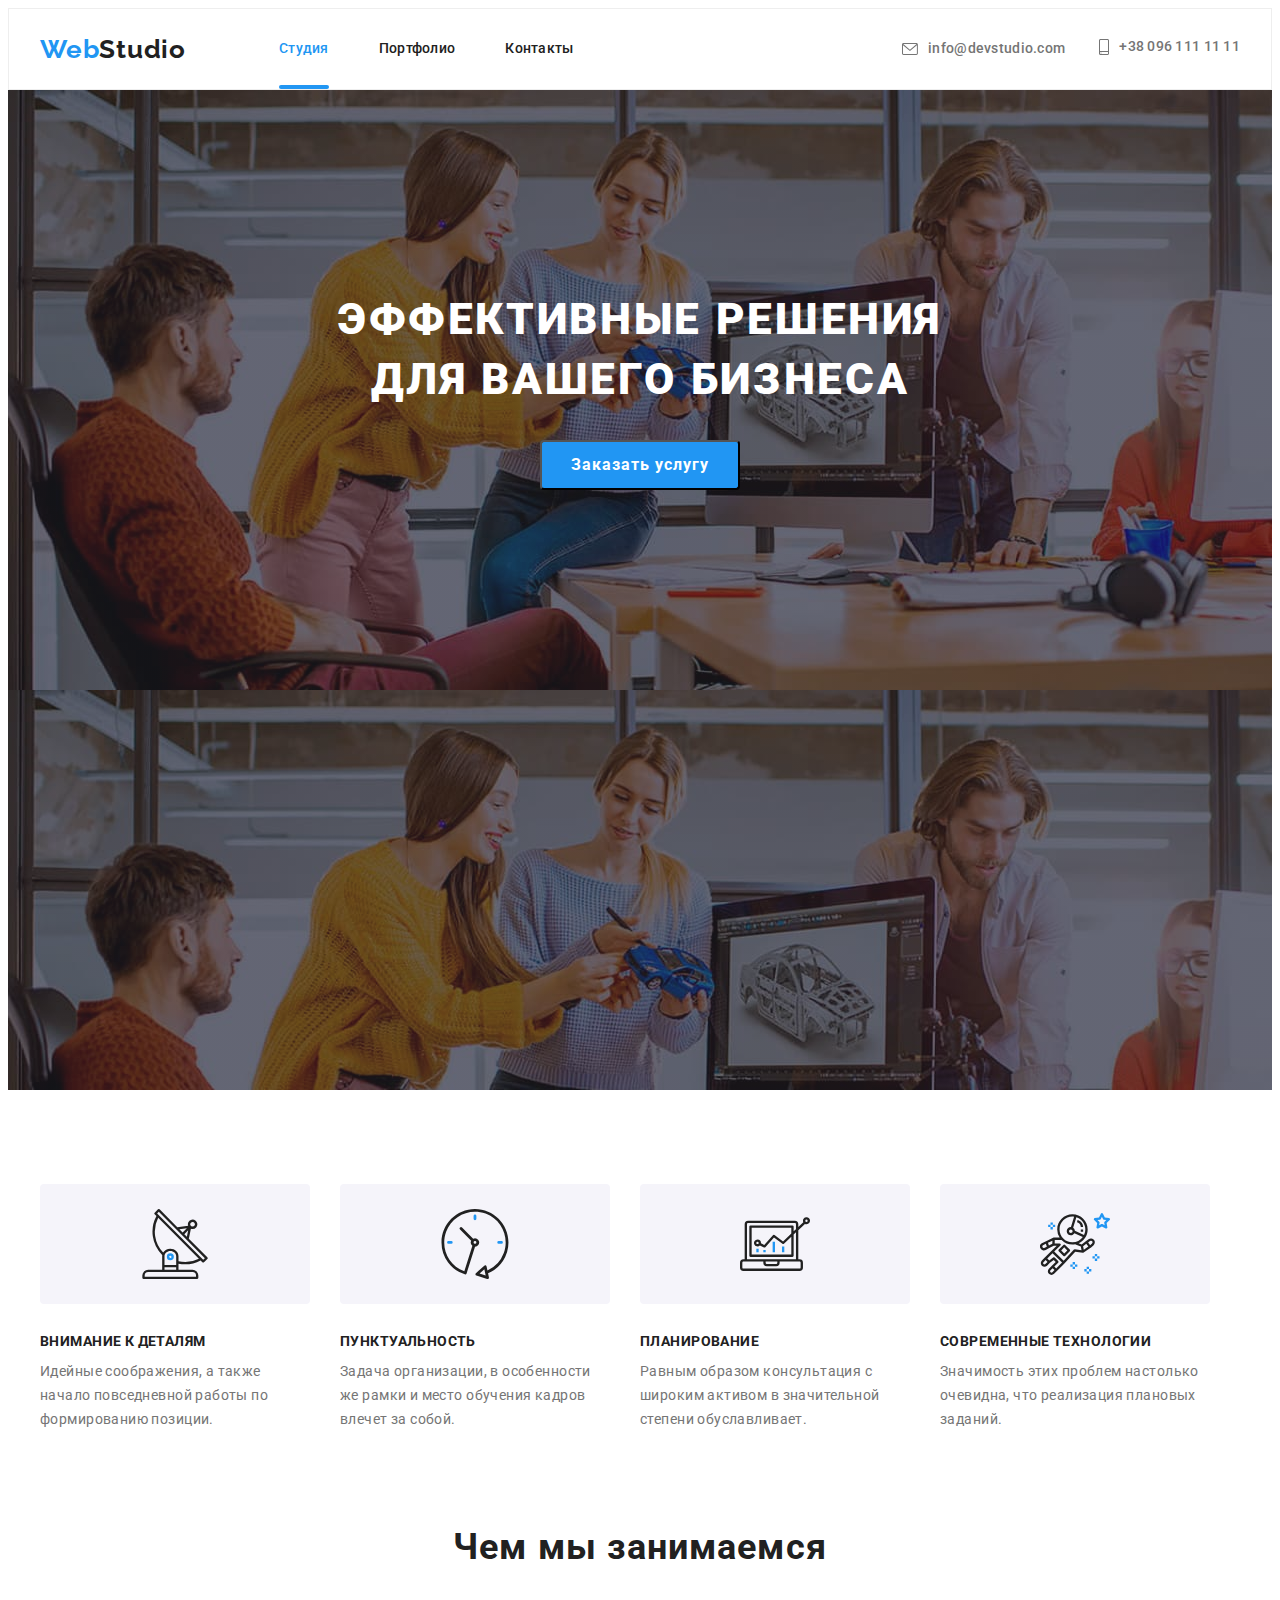
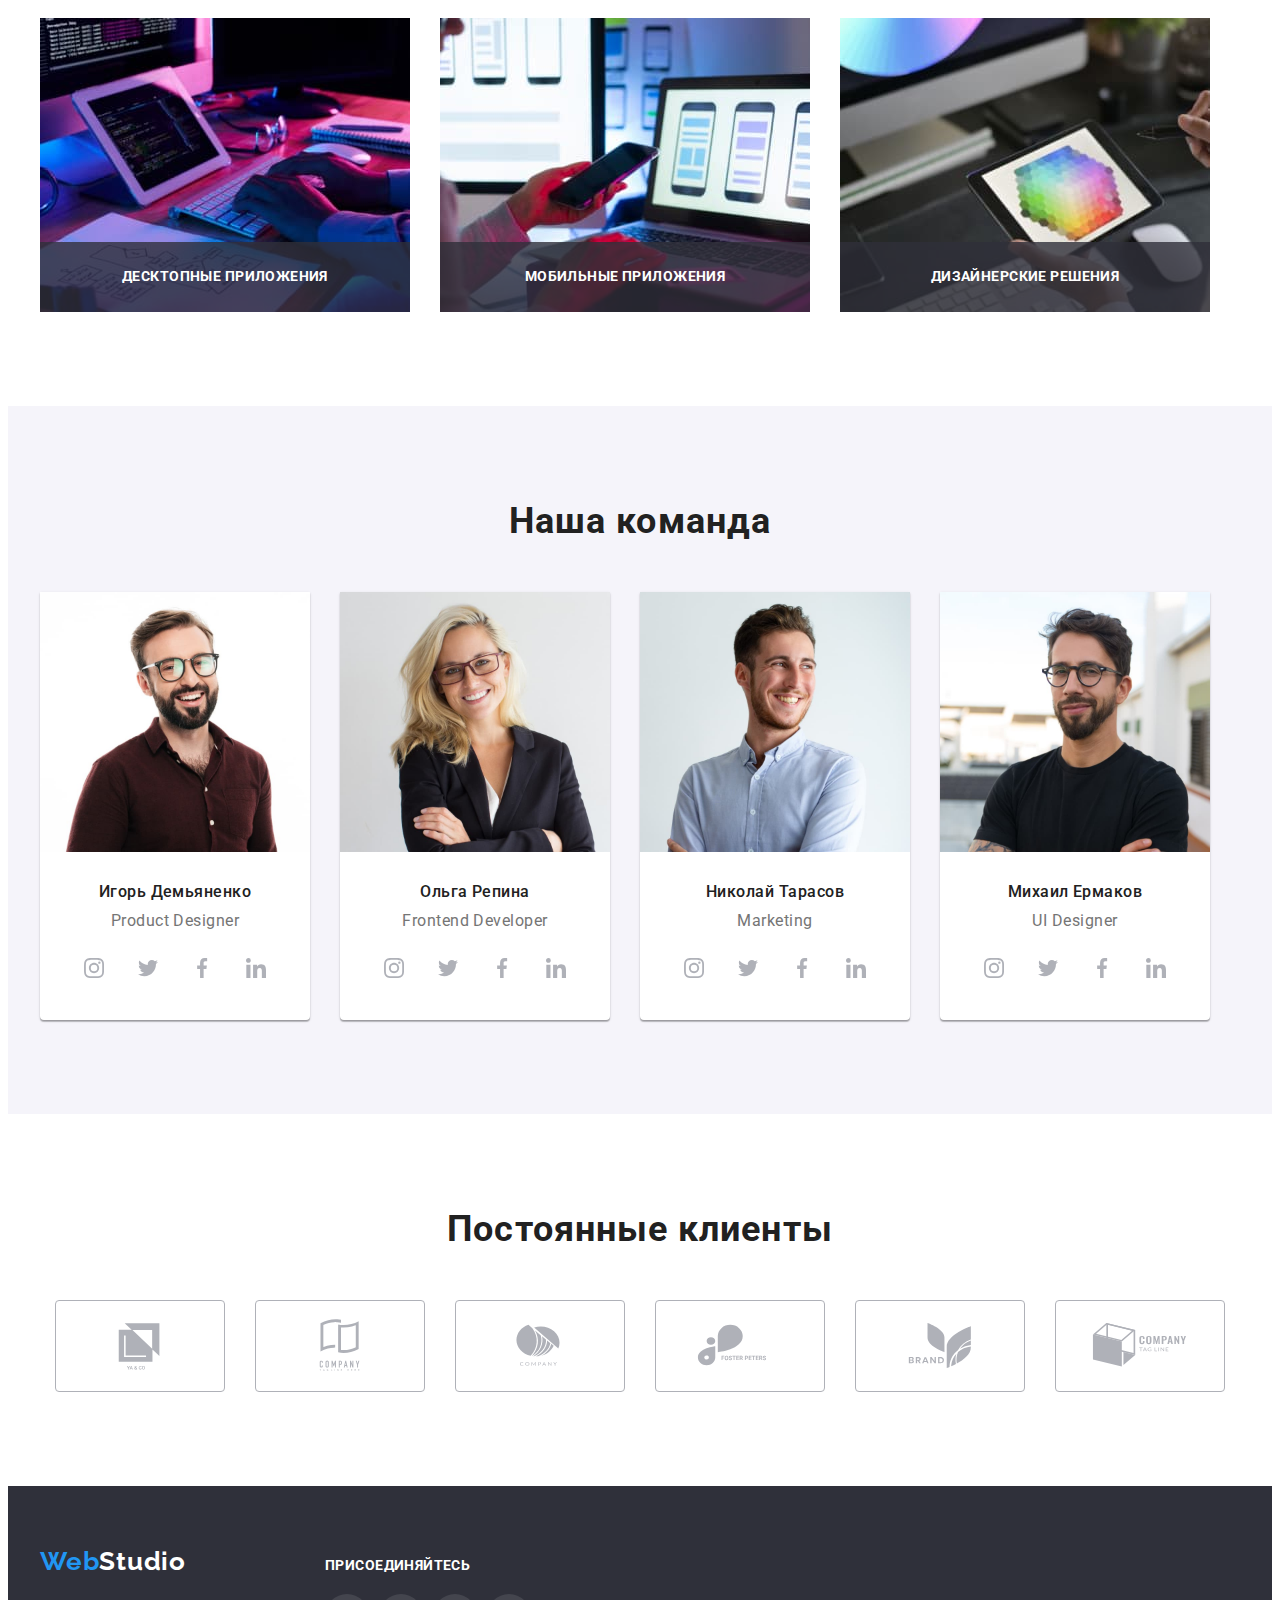
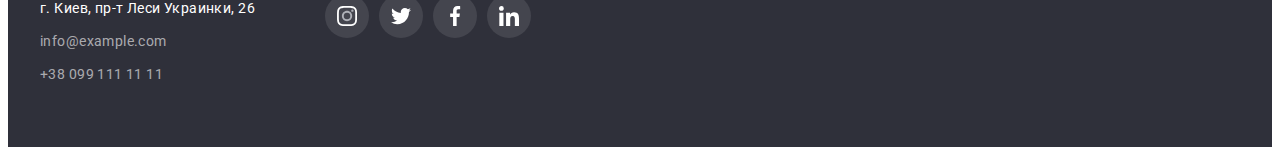
<file: index.html>
<!DOCTYPE html>
<html lang="ru">
<head>
    <meta charset="UTF-8">
    <meta http-equiv="X-UA-Compatible" content="IE=edge">
    <meta name="viewport" content="width=, initial-scale=1.0">
    <link rel="preconnect" href="https://fonts.googleapis.com">
    <link rel="preconnect" href="https://fonts.gstatic.com" crossorigin>
    <link href="https://fonts.googleapis.com/css2?family=Raleway:wght@700&family=Roboto:wght@400;500;700;900&display=swap"
        rel="stylesheet">
    <link rel="stylesheet" href="https://cdnjs.cloudflare.com/ajax/libs/modern-normalize/1.1.0/modern-normalize.min.css" integrity="sha512-wpPYUAdjBVSE4KJnH1VR1HeZfpl1ub8YT/NKx4PuQ5NmX2tKuGu6U/JRp5y+Y8XG2tV+wKQpNHVUX03MfMFn9Q==" crossorigin="anonymous" referrerpolicy="no-referrer" />
        <link rel="stylesheet" href="./css/styles.css" />
    <title>WebStudio</title>
</head>
<body class="body"> 
        <header class="header"> 
            <div class="container">
                <a class="logo link" href=""><span>Web</span>Studio</a>
                <nav>
                    <ul class="site-nav list">
                        <li class="header-list"><a href="" class="link current header-link studio-link">Студия</a></li>
                        <li class="header-list"><a href="./portfolio.html" class="link header-link">Портфолио</a></li>
                        <li class="header-list"><a href="" class="link header-link">Контакты</a></li>
                    </ul>
                </nav>
                <div class="header-connect">
                    <a class="header-mail link" href="mail:info@devstudio.com">
                        <svg class="icon-mail">
                            <use href="./images/icons.svg#icon-envelope"></use>
                        </svg>
                        info@devstudio.com</a>
                    <a class="header-tel link" href="tel:+380961111111">
                        <svg class="icon-tel">
                            <use href="./images/icons.svg#icon-smartphone"></use>
                        </svg>
                        +38 096 111 11 11</a> 
                </div>
            </div>
        </header>
    </div>
    <main>
       <section class="hero">
            <h1 class="hero-title">Эффективные решения <br> для вашего бизнеса</h1>
            <button type="button" class="hero-button" data-modal-open>Заказать услугу</button>
       </section>
        <section class="section-item section">
            <div class="container">
                <ul class="section-list list">
                    <li class="section-list-item">
                        <div class="section-icons">
                            <svg width="70" height="70">
                                <use href="./images/icons.svg#icon-antenna-1" class="icon-link"></use>
                            </svg>
                        </div>
                        <h3 class="section-title">Внимание к деталям</h3>
                        <p class="section-text">Идейные соображения, а также начало повседневной работы по формированию позиции.</p>
                    </li>
                    <li class="section-list-item">
                        <div class="section-icons">
                            <svg width="70" height="70">
                                <use href="./images/icons.svg#icon-clock-1" class="icon-link"></use>
                            </svg>
                        </div>
                        <h3 class="section-title">Пунктуальность</h3>
                        <p class="section-text">Задача организации, в особенности же рамки и место обучения кадров влечет за собой.</p>
                    </li>
                    <li class="section-list-item">
                        <div class="section-icons">
                            <svg width="70" height="70">
                                <use href="./images/icons.svg#icon-diagram-1" class="icon-link"></use>
                            </svg>
                        </div>
                        <h3 class="section-title">Планирование</h3>
                        <p class="section-text">Равным образом консультация с широким активом в значительной степени обуславливает.</p>
                    </li>
                    <li class="section-list-item">
                        <div class="section-icons">
                            <svg width="70" height="70">
                                <use href="./images/icons.svg#icon-astronaut-1" class="icon-link"></use>
                            </svg>
                        </div>
                        <h3 class="section-title">Современные технологии</h3>
                        <p class="section-text">Значимость этих проблем настолько очевидна, что реализация плановых заданий.</p>
                    </li>
                </ul>
                </div>
                </section>
                <section class="section-page section">
                <div class="container">
                <h2 class="title">Чем мы занимаемся</h2>
                <ul class="section-img list">
                    <div class="section-part-img">
                        <li class="img"><img src="./images/img-1.jpg" alt="внимание к деталям" width="370" height="294">
                            <h3 class="img-title">Десктопные приложения</h3>
                        </li>
                    </div>
                    <div class="section-part-img">
                        <li class="img"><img src="./images/img-2.jpg" alt="планирование" width="370" height="294">
                            <h3 class="img-title">Мобильные приложения</h3>
                        </li>
                    </div>
                    <div class="section-part-img">
                        <li class="img"><img src="./images/img-3.jpg" alt="современные технологии" width="370" height="294">
                            <h3 class="img-title">Дизайнерские решения</h3>
                        </li>
                    </div>
                </ul>
            </div>
        </section>
        <section class="section-part section">
            <div class="container">
                <h2 class="title">Наша команда</h2>
                <ul class="section-part-list list">
                    <li class="section-part-item">
                        <img class="part-img" src="./images/img-4.jpg" alt="дизайнер продукта" width="270" height="260">
                        <div class="part-item">
                            <h3 class="part-title">Игорь Демьяненко</h3>
                            <p class="part-text">Product Designer</p>
                            <ul class="part-soc-list list">
                                <li class="part-soc-item">
                                    <a href="" class="part-soc-link">
                                        <svg class="part-soc-icon" width="20" height="20">
                                            <use href="./images/icons.svg#icon-instagram-2"></use>
                                        </svg>
                                    </a>
                                </li>
                                <li class="part-soc-item">
                                    <a href="" class="part-soc-link">
                                        <svg class="part-soc-icon" width="20" height="20">
                                            <use href="./images/icons.svg#icon-twitter-1"></use>
                                        </svg>
                                    </a>
                                </li>
                                <li class="part-soc-item">
                                    <a href="" class="part-soc-link">
                                        <svg class="part-soc-icon" width="20" height="20">
                                            <use href="./images/icons.svg#icon-facebook-1"></use>
                                        </svg>
                                    </a>
                                </li>
                                <li class="part-soc-item">
                                    <a href="" class="part-soc-link">
                                        <svg class="part-soc-icon" width="20" height="20">
                                            <use href="./images/icons.svg#icon-linkedin-1"></use>
                                        </svg>
                                    </a>
                                </li>
                            </ul>
                        </div>
                    </li>
                    <li class="section-part-item">
                        <img class="part-img" src="./images/img-5.jpg" alt="фронтенд-разработчик" width="270" height="260">
                        <div class="part-item">
                            <h3 class="part-title">Ольга Репина</h3>
                            <p class="part-text">Frontend Developer</p>
                            <ul class="part-soc-list list">
                                <li class="part-soc-item">
                                    <a href="" class="part-soc-link">
                                        <svg class="part-soc-icon" width="20" height="20">
                                            <use href="./images/icons.svg#icon-instagram-2"></use>
                                        </svg>
                                    </a>
                                </li>
                                <li class="part-soc-item">
                                    <a href="" class="part-soc-link">
                                        <svg class="part-soc-icon" width="20" height="20">
                                            <use href="./images/icons.svg#icon-twitter-1"></use>
                                        </svg>
                                    </a>
                                </li>
                                <li class="part-soc-item">
                                    <a href="" class="part-soc-link">
                                        <svg class="part-soc-icon" width="20" height="20">
                                            <use href="./images/icons.svg#icon-facebook-1"></use>
                                        </svg>
                                    </a>
                                </li>
                                <li class="part-soc-item">
                                    <a href="" class="part-soc-link">
                                        <svg class="part-soc-icon" width="20" height="20">
                                            <use href="./images/icons.svg#icon-linkedin-1"></use>
                                        </svg>
                                    </a>
                                </li>
                            </ul>
                        </div>
                    </li>
                    <li class="section-part-item">
                        <img class="part-img" src="./images/img-6.jpg" alt="маркетинг" width="270" height="260">
                        <div class="part-item">
                            <h3 class="part-title">Николай Тарасов</h3>
                            <p class="part-text">Marketing</p>
                            <ul class="part-soc-list list">
                                <li class="part-soc-item">
                                    <a href="" class="part-soc-link">
                                        <svg class="part-soc-icon" width="20" height="20">
                                            <use href="./images/icons.svg#icon-instagram-2"></use>
                                        </svg>
                                    </a>
                                </li>
                                <li class="part-soc-item">
                                    <a href="" class="part-soc-link">
                                        <svg class="part-soc-icon" width="20" height="20">
                                            <use href="./images/icons.svg#icon-twitter-1"></use>
                                        </svg>
                                    </a>
                                </li>
                                <li class="part-soc-item">
                                    <a href="" class="part-soc-link">
                                        <svg class="part-soc-icon" width="20" height="20">
                                            <use href="./images/icons.svg#icon-facebook-1"></use>
                                        </svg>
                                    </a>
                                </li>
                                <li class="part-soc-item">
                                    <a href="" class="part-soc-link">
                                        <svg class="part-soc-icon" width="20" height="20">
                                            <use href="./images/icons.svg#icon-linkedin-1"></use>
                                        </svg>
                                    </a>
                                </li>
                            </ul>
                        </div>
                    </li>
                    <li class="section-part-item"> 
                        <img class="part-img" src="./images/img-7.jpg" alt="дизайнер интерфейса" width="270" height="260">
                        <div class="part-item">
                            <h3 class="part-title">Михаил Ермаков</h3>
                            <p class="part-text">UI Designer</p>
                            <ul class="part-soc-list list">
                                <li class="part-soc-item">
                                    <a href="" class="part-soc-link">
                                        <svg class="part-soc-icon" width="20" height="20">
                                            <use href="./images/icons.svg#icon-instagram-2"></use>
                                        </svg>
                                    </a>
                                </li>
                                <li class="part-soc-item">
                                    <a href="" class="part-soc-link">
                                        <svg class="part-soc-icon" width="20" height="20">
                                            <use href="./images/icons.svg#icon-twitter-1"></use>
                                        </svg>
                                    </a>
                                </li>
                                <li class="part-soc-item">
                                    <a href="" class="part-soc-link">
                                        <svg class="part-soc-icon" width="20" height="20">
                                            <use href="./images/icons.svg#icon-facebook-1"></use>
                                        </svg>
                                    </a>
                                </li>
                                <li class="part-soc-item">
                                    <a href="" class="part-soc-link">
                                        <svg class="part-soc-icon" width="20" height="20">
                                            <use href="./images/icons.svg#icon-linkedin-1"></use>
                                        </svg>
                                    </a>
                                </li>
                            </ul>
                        </div>
        </section>
        <section class="section"> 
            <div class="container">
            <h2 class="title">Постоянные клиенты</h2>
            <ul class="client-list list"> 
                <li class="client-item"><a href="" class="client-link"><svg class="client-icon" width="106" height="60">
                    <use href="./images/icons.svg#icon-Logo"></use>
                </svg>
            </a>
        </li>
                <li class="client-item"><a href="" class="client-link"><svg class="client-icon" width="106" height="60">
                    <use href="./images/icons.svg#icon-Logo-1"></use>
                </svg>
            </a>
        </li>
                <li class="client-item"><a href="" class="client-link"><svg class="client-icon" width="106" height="60">
                    <use href="./images/icons.svg#icon-Logo-2"></use>
                </svg>
            </a>
        </li>
                <li class="client-item"><a href="" class="client-link"><svg class="client-icon" width="106" height="60">
                    <use href="./images/icons.svg#icon-Logo-3"></use>
                </svg>
            </a>
        </li>
                <li class="client-item"><a href="" class="client-link"><svg class="client-icon" width="106" height="60">
                    <use href="./images/icons.svg#icon-Logo-4"></use>
                </svg>
            </a>
        </li>
                <li class="client-item"><a href="" class="client-link"><svg class="client-icon" width="106" height="60">
                    <use href="./images/icons.svg#icon-Logo-5"></use>
                </svg>
            </a>
        </li>
            </ul>
            </div>
        </section>
    </main>
    <footer class="footer">
        <div class="container">
            <div class="footer-contacts">
                <a class="footer-logo link" href=""><span>Web</span>Studio</a>
                <address>
                    <ul class="footer-list list">
                        <li class="footer-list-item"><a class="footer-address link" href="https://goo.gl/maps/FsZRRayFp5QSdKzL8"
                                target="_blank" rel="noopener noindex nofollow" class="link">г. Киев, пр-т Леси Украинки, 26</a>
                        </li>
                        <li class="footer-list-item"><a class="footer-link footer-mail link" href="mail:info@example.com"
                                class="link">info@example.com</a></li>
                        <li class="footer-list-item"><a class="footer-link link" href="tel:+380991111111" class="link">+38 099 111
                                11 11</a></li>
                    </ul>
                </address>
            </div>
            <div class="contacts-soc">
                <h3 class="footer-text">присоединяйтесь</h3>
                <ul class="footer-soc-list list">
                    <li class="footer-soc-item"><a href="" class="footer-soc-link">
                            <svg class="footer-soc-icon" width="20" height="20">
                                <use href="./images/icons.svg#icon-instagram-2"></use>
                            </svg>
                        </a></li>
                    <li class="footer-soc-item"><a href="" class="footer-soc-link">
                            <svg class="footer-soc-icon" width="20" height="20">
                                <use href="./images/icons.svg#icon-twitter-1"></use>
                            </svg>
                        </a></li>
                    <li class="footer-soc-item"><a href="" class="footer-soc-link">
                            <svg class="footer-soc-icon" width="20" height="20">
                                <use href="./images/icons.svg#icon-facebook-1"></use>
                            </svg>
                        </a></li>
                    <li class="footer-soc-item"><a href="" class="footer-soc-link">
                            <svg class="footer-soc-icon" width="20" height="20">
                                <use href="./images/icons.svg#icon-linkedin-1"></use>
                            </svg>
                        </a></li>
                </ul>
            </div>
        </div>
    </footer>
    <div class="backdrop is-hidden" data-modal>
    <div class="modal">
        <button type="button" class="modal-close-btn" data-modal-close>
            <svg width="18" height="18">
                <use href="./images/icons.svg#icon-close-black-18dp-2-1-1"></use>
            </svg>
        </button>
    </div>
    </div>
    <script src="./js/modal.js"></script>
</body>
</html>
</file>
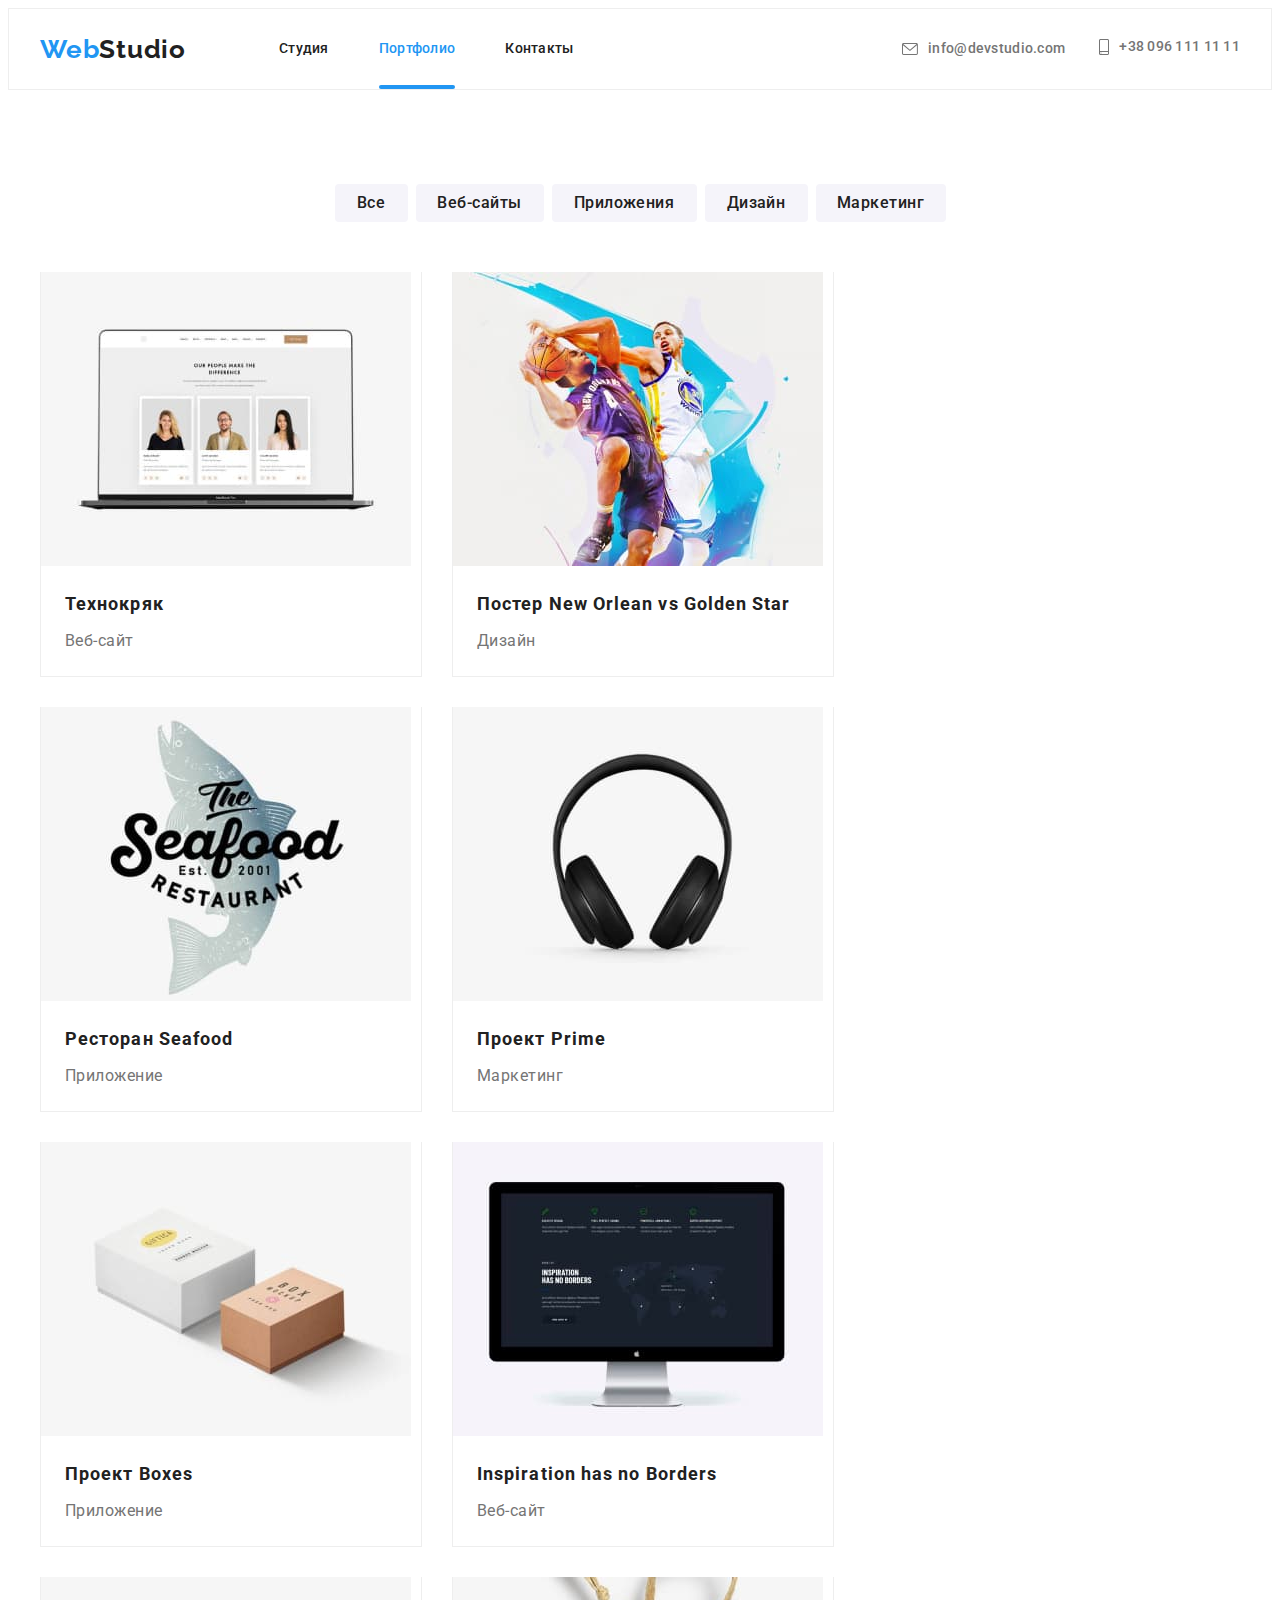
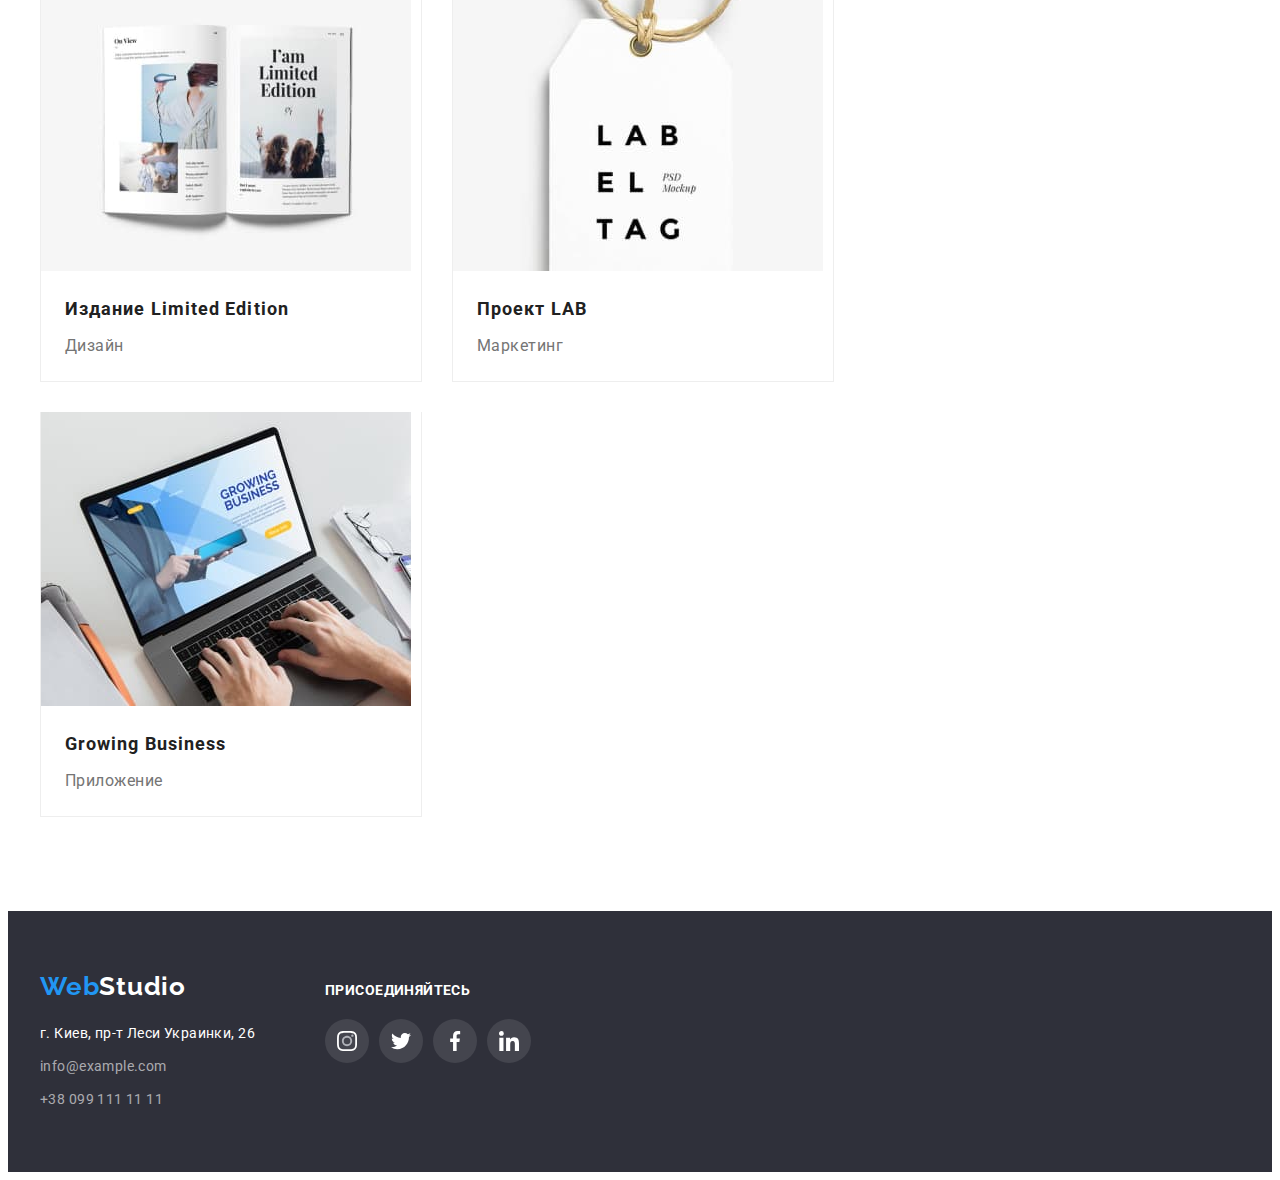
<file: portfolio.html>
<!DOCTYPE html>
<html lang="ru">
<head>
    <meta charset="UTF-8">
    <meta http-equiv="X-UA-Compatible" content="IE=edge">
    <meta name="viewport" content="width=, initial-scale=1.0">
    <link rel="preconnect" href="https://fonts.googleapis.com">
    <link rel="preconnect" href="https://fonts.gstatic.com" crossorigin>
    <link href="https://fonts.googleapis.com/css2?family=Raleway:wght@700&family=Roboto:wght@400;500;700;900&display=swap"
        rel="stylesheet">
    <link rel="stylesheet" href="https://cdnjs.cloudflare.com/ajax/libs/modern-normalize/1.1.0/modern-normalize.min.css"
     integrity="sha512-wpPYUAdjBVSE4KJnH1VR1HeZfpl1ub8YT/NKx4PuQ5NmX2tKuGu6U/JRp5y+Y8XG2tV+wKQpNHVUX03MfMFn9Q=="
    crossorigin="anonymous" referrerpolicy="no-referrer" />
    <link rel="stylesheet" href="./css/styles.css" />
    <title>Портфолио</title>
</head>
<body class="body">
    <header class="header">
        <div class="container">
        <a class="logo link" href="./index.html"><span>Web</span>Studio</a>
        <nav>
            <ul class="site-nav list">
                <li class="header-list"><a href="./index.html" class="link header-link">Студия</a></li>
                <li class="header-list"><a href="" class="link current header-link">Портфолио</a></li>
                <li class="header-list"><a href="" class="link header-link">Контакты</a></li>
            </ul>
        </nav>
        <div class="header-connect">
            <a class="header-mail link" href="mail:info@devstudio.com">
                <svg class="icon-mail">
                    <use href="./images/icons.svg#icon-envelope"></use>
                </svg>
                info@devstudio.com</a>
            <a class="header-tel link" href="tel:+380961111111">
                <svg class="icon-tel">
                    <use href="./images/icons.svg#icon-smartphone"></use>
                </svg>
                +38 096 111 11 11</a>
        </div>
        </div>
    </header>
    <main class="main">
        <section class="section"> 
           <div class="container">
                <h1 class="section-title visually-hidden">Портфолио</h1>
                <ul class="portfolio-list">
                    <li class="portfolio-btn list"><button class="section-btn btn" type="button">Все</button></li>
                    <li class="portfolio-btn list"><button class="section-btn btn-veb" type="button">Веб-сайты</button></li>
                    <li class="portfolio-btn list"><button class="section-btn btn-mobil" type="button">Приложения</button></li>
                    <li class="portfolio-btn list"><button class="section-btn btn-design" type="button">Дизайн</button></li>
                    <li class="portfolio-btn list"><button class="section-btn btn-marketing" type="button">Маркетинг</button></li>
                </ul>
                <ul class="gallery-list">
                    <li class="gallery-item list">
                        <a class="gallery-link link" href="">
                            <div class="gallery-top-wrap">
                                <img class="gallery-img" src="./images/img-2-1.jpg" alt="веб-сайт" width="370" height="294">
                                <p class="gallery-top-text">
                                    Ресурс предлагает комплексные предложения с разным уровнем функционала и сервисов. Все это позволит посетителю
                                    получить
                                    исчерпывающие сведения о компании или частном лице.
                                </p>
                            </div>
                            <div class="gallery-text">
                                <h2 class="portfolio-title">Технокряк</h2>
                                <p class="portfolio-text">Веб-сайт</p>
                            </div>
                        </a>
                    </li>
                    <li class="gallery-item list">
                        <a class="gallery-link link" href="">
                            <div class="gallery-top-wrap">
                                <img class="gallery-img" src="./images/img-2-2.jpg" alt="дизайн" width="370" height="294">
                                <p class="gallery-top-text">
                                    Ресурс предлагает комплексные предложения с разным уровнем функционала и сервисов. Все это позволит посетителю
                                    получить
                                    исчерпывающие сведения о компании или частном лице.
                                </p>
                            </div>
                            <div class="gallery-text">
                                <h2 class="portfolio-title">Постер New Orlean vs Golden Star</h2>
                                <p class="portfolio-text">Дизайн</p>
                            </div>
                        </a>
                    </li>
                    <li class="gallery-item list">
                        <a class="gallery-link link" href="">
                            <div class="gallery-top-wrap">
                                <img class="gallery-img" src="./images/img-2-3.jpg" alt="приложение" width="370" height="294">
                                <p class="gallery-top-text">
                                    Ресурс предлагает комплексные предложения с разным уровнем функционала и сервисов. Все это позволит посетителю
                                    получить
                                    исчерпывающие сведения о компании или частном лице.
                                </p>
                            </div>
                            <div class="gallery-text">
                                <h2 class="portfolio-title">Ресторан Seafood</h2>
                                <p class="portfolio-text">Приложение</p>
                            </div>
                        </a>
                    </li>
                    <li class="gallery-item list">
                        <a class="gallery-link link" href="">
                            <div class="gallery-top-wrap">
                                <img class="gallery-img" src="./images/img-2-4.jpg" alt="маркетинг" width="370" height="294">
                                <p class="gallery-top-text">
                                    Ресурс предлагает комплексные предложения с разным уровнем функционала и сервисов. Все это позволит посетителю
                                    получить
                                    исчерпывающие сведения о компании или частном лице.
                                </p>
                            </div>
                            <div class="gallery-text">
                                <h2 class="portfolio-title">Проект Prime</h2>
                                <p class="portfolio-text">Маркетинг</p>
                            </div>
                        </a>
                    </li>
                    <li class="gallery-item list">
                        <a class="gallery-link link" href="">
                            <div class="gallery-top-wrap">
                                <img class="gallery-img" src="./images/img-2-5.jpg" alt="приложение" width="370" height="294">
                                <p class="gallery-top-text">
                                    Ресурс предлагает комплексные предложения с разным уровнем функционала и сервисов. Все это позволит посетителю
                                    получить
                                    исчерпывающие сведения о компании или частном лице.
                                </p>
                            </div>
                            <div class="gallery-text">
                                <h2 class="portfolio-title">Проект Boxes</h2>
                                <p class="portfolio-text">Приложение</p>
                           </div>
                        </a>
                    </li>
                    <li class="gallery-item list">
                        <a class="gallery-link link" href="">
                            <div class="gallery-top-wrap">
                                <img class="gallery-img" src="./images/img-2-6.jpg" alt="веб-сайт" width="370" height="294">
                                <p class="gallery-top-text">
                                    Ресурс предлагает комплексные предложения с разным уровнем функционала и сервисов. Все это позволит посетителю
                                    получить
                                    исчерпывающие сведения о компании или частном лице.
                                </p>
                            </div>
                            <div class="gallery-text">
                                <h2 class="portfolio-title">Inspiration has no Borders</h2>
                                <p class="portfolio-text">Веб-сайт</p>
                           </div>
                        </a>
                    </li>
                    <li class="gallery-item list">
                        <a class="gallery-link link" href="">
                            <div class="gallery-top-wrap">
                                <img class="gallery-img" src="./images/img-2-7.jpg" alt="дизайн" width="370" height="294">
                                <p class="gallery-top-text">
                                    Ресурс предлагает комплексные предложения с разным уровнем функционала и сервисов. Все это позволит посетителю
                                    получить
                                    исчерпывающие сведения о компании или частном лице.
                                </p>
                            </div>
                            <div class="gallery-text">
                                <h2 class="portfolio-title">Издание Limited Edition</h2>
                                <p class="portfolio-text">Дизайн</p>
                            </div>
                        </a>
                    </li>
                    <li class="gallery-item list">
                        <a class="gallery-link link" href="">
                            <div class="gallery-top-wrap">
                                <img class="gallery-img" src="./images/img-2-8.jpg" alt="маркетинг" width="370" height="294">
                                <p class="gallery-top-text">
                                    Ресурс предлагает комплексные предложения с разным уровнем функционала и сервисов. Все это позволит посетителю
                                    получить
                                    исчерпывающие сведения о компании или частном лице.
                                </p>
                            </div>
                            <div class="gallery-text">
                                <h2 class="portfolio-title">Проект LAB</h2>
                                <p class="portfolio-text">Маркетинг</p>
                            </div>
                        </a>
                    </li>
                    <li class="gallery-item list">
                        <a class="gallery-link link" href="">
                            <div class="gallery-top-wrap">
                                <img class="gallery-img" src="./images/img-2-9.jpg" alt="приложение" width="370" height="294">
                                <p class="gallery-top-text">
                                    Ресурс предлагает комплексные предложения с разным уровнем функционала и сервисов. Все это позволит посетителю
                                    получить
                                    исчерпывающие сведения о компании или частном лице.
                                </p>
                            </div>
                            <div class="gallery-text">
                                <h2 class="portfolio-title">Growing Business</h2>
                                <p class="portfolio-text">Приложение</p>
                           </div>
                        </a>
                    </li>
                </ul>
           </div>
        </section>
    </main>
<footer class="footer">
    <div class="container">
        <div class="footer-contacts">
            <a class="footer-logo link" href=""><span>Web</span>Studio</a>
            <address>
                <ul class="footer-list list">
                    <li class="footer-list-item"><a class="footer-address link"
                            href="https://goo.gl/maps/FsZRRayFp5QSdKzL8" target="_blank" rel="noopener noindex nofollow"
                            class="link">г. Киев, пр-т Леси Украинки, 26</a>
                    </li>
                    <li class="footer-list-item"><a class="footer-link footer-mail link" href="mail:info@example.com"
                            class="link">info@example.com</a></li>
                    <li class="footer-list-item"><a class="footer-link link" href="tel:+380991111111" class="link">+38
                            099 111
                            11 11</a></li>
                </ul>
            </address>
        </div>
        <div class="contacts-soc">
            <h3 class="footer-text">присоединяйтесь</h3>
            <ul class="footer-soc-list list">
                <li class="footer-soc-item"><a href="" class="footer-soc-link">
                        <svg class="footer-soc-icon" width="20" height="20">
                            <use href="./images/icons.svg#icon-instagram-2"></use>
                        </svg>
                    </a></li>
                <li class="footer-soc-item"><a href="" class="footer-soc-link">
                        <svg class="footer-soc-icon" width="20" height="20">
                            <use href="./images/icons.svg#icon-twitter-1"></use>
                        </svg>
                    </a></li>
                <li class="footer-soc-item"><a href="" class="footer-soc-link">
                        <svg class="footer-soc-icon" width="20" height="20">
                            <use href="./images/icons.svg#icon-facebook-1"></use>
                        </svg>
                    </a></li>
                <li class="footer-soc-item"><a href="" class="footer-soc-link">
                        <svg class="footer-soc-icon" width="20" height="20">
                            <use href="./images/icons.svg#icon-linkedin-1"></use>
                        </svg>
                    </a></li>
            </ul>
        </div>
    </div>
</footer>
</body>
</html>
</file>
<file: css/styles.css>
:root{
    --body-color: #212121; 
    --title-color: #FFFFFF;  
    --header-color: #757575; 
    --section-color: #E5E5E5; 
    --main-color:#2F303A; 
    --accent-color: #2196F3;
}
/* body */
.body{
    color: var(--body-color);

    font-family: 'Roboto', sans-serif;
}
p, h1, h2, h3, h4, h5, h6{
    margin: 0;
}
ul{
    padding-left: 0;
    margin: 0;
}
img{
    display: block; 
}
.link{
    text-decoration: none;
}
.list {
    list-style: none;
    padding: 0;
    margin: 0; 
}
.container{
    margin-right: auto;
    margin-left: auto; 
    width: 1200px;
    padding-right: 15px;
    padding-left: 15px;
}
.header{
    border: 1px solid #EEEEEE;  
}
.header .container{
    display: flex; 
    align-items: center; 
}
   
/* logo */
.logo{
margin-right: 93px;
color: var(--body-color);

font-family: 'Raleway', sans-serif;
font-weight: 700;
font-size: 26px;
line-height: 1.19;
letter-spacing: 0.03em;
}
span {
    color: var(--accent-color);
}

/* site-nav */
.site-nav .link{ 
    color: var(--body-color);

    font-weight: 500;
    font-size: 14px;
    line-height: 1.14;
    letter-spacing: 0.02em;
    transition: color 250ms cubic-bezier(0.4, 0, 0.2, 1);
}

.site-nav .link:hover,
.site-nav .link:focus{
    color: var(--accent-color);
}
.site-nav .link.current{
    color: var(--accent-color);
}
.site-nav{
    display: flex;
}
.header-link{
    display: block;
    padding-top: 32px;
    padding-bottom: 32px;
}
.current{
    position: relative;
    display: block;
    padding-top: 32px;
    padding-bottom: 32px;
}

.current::after{
    content: "";
    width: 100%;
    height: 4px;
    position: absolute;
    display: block;
    left: 0;
    bottom: 0;
    background-color: var(--accent-color);
    border-radius: 2px;
}

.header-list:not(:last-child) {
    margin-right: 50px;
}
.header-mail,
.header-tel{
    color: var(--header-color);
    
    font-weight: 500;
    font-size: 14px;
    line-height: 1.14;
    letter-spacing: 0.02em; 
    transition: color 250ms cubic-bezier(0.4, 0, 0.2, 1);
}
.header-mail:hover,
.header-mail:focus {
    color: var(--accent-color);
}
.header-tel:hover,
.header-tel:focus {
    color: var(--accent-color);
}
.header-connect{
    margin-left: auto; 
}
.header-tel{
    margin-left: 30px; 
}
.header-connect .link{
    display: inline-flex; 
    align-items: center;
    fill: currentColor; 
}
.icon-mail{
    width: 16px;
    height: 12px;
    margin-right: 10px;
}
.icon-tel{
    width: 10px;
    height: 16px;
    margin-right: 10px;
}
/* hero */
.hero{
    background-color: var(--main-color);
    text-align: center;
    padding-top: 200px;
    padding-bottom: 200px; 
    background-image: linear-gradient(rgba(47, 48, 58, 0.4),
        rgba(47, 48, 58, 0.4)),
    url(..//images/hero.jpg);
    max-width: 1600px;
    height: 600px;
    margin-left: auto;
    margin-right: auto; 
}
.hero-title{
    margin-bottom: 30px;  
    color: var(--title-color);

    font-weight: 900;
    font-size: 44px;
    line-height: 1.36;
    letter-spacing: 0.06em;
    text-transform: uppercase;
}
.hero-button{
    border-radius: 4px;
    min-width: 200px; 
    height: 50px;   
    background-color: var(--accent-color);
    color: var(--title-color);

    font-family: inherit;
    font-weight: 700;
    font-size: 16px;
    line-height: 1.88;
    letter-spacing: 0.06em;
}
/* section */
.section{
    padding-top: 94px;
    padding-bottom: 94px; 
}
.section-list{
    display: flex;  
}
.section-list-item{
    margin-right: 30px; 
}
.section-title{
    margin-top: 0;
    margin-bottom: 10px;  
    color: var(--body-color);

    font-weight: 700;
    font-size: 14px;
    line-height: 1.14;
    letter-spacing: 0.03em;
    text-transform: uppercase;
}
.section-text{
    color: var(--header-color);

    font-weight: 400;
    font-size: 14px;
    line-height: 1.71;
    letter-spacing: 0.03em;
}

.section-icons + .section-icons{
    margin-left: 30px; 
}
.section-icons{
    width: 270px;
    height: 120px;
    background-color: #F5F4FA;
    border-radius: 4px;
    display: flex;
    justify-content: center;
    align-items: center;
    margin-bottom: 30px; 
}
.section-page{
    padding-top: 0;  
}
.title{
   margin-top: 0;
    margin-bottom: 50px;  
    color: var(--body-color);

    font-weight: 700;
    font-size: 36px;
    line-height: 1.17;
    text-align: center;
    letter-spacing: 0.03em;
}
.section-img{
    display: flex;
}
.img:not(:last-child){
    margin-right: 30px;
}
.section-part-img{
    position: relative; 
}
.section-part-img:not(:last-child) {
    margin-right: 30px;
}
.img-title{
    position: absolute;
    bottom: 0;
    right: 0;
    width: 370px;
    height: 70px;
    background: rgba(47, 48, 58, 0.8);
    display: flex;
    justify-content: center;
    text-align: center;
    align-items: center;
    font-family: 'Roboto', sans-serif;
    font-style: normal;
    font-weight: 700;
    font-size: 14px;
    line-height: 1.14;
    letter-spacing: 0.03em;
    text-transform: uppercase;
    color: var(--title-color); 
}
/* section-part */
.section-part{
    background-color: #F5F4FA;
}
.section-part-list{
    display: flex; 
    margin-right: -30px; 
}
.part-title{
    margin-top: 0;
    margin-bottom: 10px; 
    color: var(--body-color);

    font-weight: 500;
    font-size: 16px;
    line-height: 1.19;
    text-align: center;
    letter-spacing: 0.03em;
}
.section-part-item {
    flex-basis: calc((100%-120px)/4); 
    margin-right: 30px; 
    box-shadow: 0px 1px 3px rgba(0, 0, 0, 0.12),
    0px 1px 1px rgba(0, 0, 0, 0.14),
    0px 2px 1px rgba(0, 0, 0, 0.2);
    border-radius: 0px 0px 4px 4px;
    background-color: var(--title-color);
}
.part-item{
    padding-top: 30px;
    padding-bottom: 30px; 
}
.part-text{
    margin-bottom: 16px;
    color: var(--header-color);

    font-weight: 400;
    font-size: 16px;
    line-height: 1.19;
    text-align: center;
    letter-spacing: 0.03em;
}
.part-soc-list{
    display: flex;
    justify-content: center;
}
.part-soc-item + .part-soc-item{
    margin-left: 10px;
}
.part-soc-link{
    width: 44px;
    height: 44px;
    background-color: transparent;
    border-radius: 50%;
    display: flex;
    justify-content: center;
    align-items: center;
    transition: background-color 250ms cubic-bezier(0.4, 0, 0.2, 1);
}
.part-soc-icon{
    fill: #AFB1B8;
    transition: fill 250ms cubic-bezier(0.4, 0, 0.2, 1);
}
.part-soc-link:hover{
    background-color: var(--accent-color);
}
.part-soc-link:hover .part-soc-icon{
    fill: var(--title-color);
}
.part-soc-link:focus {
    background-color: var(--accent-color);
}

.part-soc-link:focus .part-soc-icon {
    fill: var(--title-color);
}
/* client-section */
.client-list{
    display: flex;
    justify-content: center; 
}
.client-link{
    width: 170px;
    height: 92px;
    border: 1px solid #AFB1B8;
    box-sizing: border-box;
    border-radius: 4px;
    display: flex;
    justify-content: center;
    align-items: center;
    transition: border 250ms cubic-bezier(0.4, 0, 0.2, 1);
}
.client-icon{
    fill: #AFB1B8;
    transition: fill 250ms cubic-bezier(0.4, 0, 0.2, 1);
}
.client-item + .client-item{
    margin-left: 30px;
}
.client-link:hover{
    border: 3px solid var(--accent-color);
    
}
.client-link:focus{
    border: 3px solid var(--accent-color);
    
}
.client-link:hover .client-icon{
    fill: var(--accent-color);
}
.client-link:focus .client-icon{
    fill: var(--accent-color);
}
/* footer */
.footer{
    padding-top: 60px;
    padding-bottom: 60px;
    background-color: var(--main-color);
    border-bottom: var(--body-color); 
}
.footer .container{
    display: flex;
    
}
.footer-list{
    margin-top: 20px;
    color: var(--title-color); 
} 
.footer-list-item:not(:last-child){
    margin-bottom: 9px;
} 
.footer-logo{
    color: var(--title-color);

    font-family: 'Raleway', sans-serif;
    font-weight: 700;
    font-size: 26px;
    line-height: 1.19;
    letter-spacing: 0.03em;
}
.footer-address{
    color: var(--title-color);
    font-style: normal; 
    font-weight: 400; 
    font-size: 14px;
    line-height: 1.71;
    letter-spacing: 0.03em;
    transition: color 250ms cubic-bezier(0.4, 0, 0.2, 1);
}
.footer-address:hover,
.footer-address:focus {
    color: var(--accent-color);
}
.footer-link{
    color: rgba(255, 255, 255, 0.6);

    font-weight: 400;
    font-size: 14px;
    line-height: 1.71;
    letter-spacing: 0.03em;
    font-style: normal;
    transition: color 250ms cubic-bezier(0.4, 0, 0.2, 1);
}
.footer-link:hover,
.footer-link:focus {
    color: var(--accent-color);
}
.footer-text{
    font-family: 'Roboto', sans-serif;
    font-style: normal;
    font-weight: 700;
    font-size: 14px;
    line-height: 1.14;
    letter-spacing: 0.03em;
    text-transform: uppercase;
    margin-top: 12px; 
    margin-bottom: 20px; 
    
    color: #FFFFFF;
}
.footer-contacts{
    margin-right: 70px; 
}
.footer-soc-icon{
    fill: var(--title-color);
    transition: fill 250ms cubic-bezier(0.4, 0, 0.2, 1);
}
.footer-soc-list {
    display: flex;
    justify-content: center;
}
.footer-soc-item + .footer-soc-item{
    margin-left: 10px;
}
.footer-soc-link {
    width: 44px;
    height: 44px;
    background-color: rgba(255, 255, 255, 0.1); 
    border-radius: 50%;
    display: flex;
    justify-content: center;
    align-items: center;
    transition: background-color 250ms cubic-bezier(0.4, 0, 0.2, 1);
}
.footer-soc-link:hover {
    background-color: var(--accent-color);
}

.footer-soc-link:hover .footer-soc-icon {
    fill: var(--title-color);
}

.footer-soc-link:focus {
    background-color: var(--accent-color);
}

.footer-soc-link:focus .footer-soc-icon {
    fill: var(--title-color);
}
/* portfolio */

.visually-hidden{
    position: absolute;
    width: 1px;
    height: 1px;
    margin: -1px;
    border: 0;
    padding: 0;
    white-space: nowrap;
    clip-path: inset(100%);
    clip: rect(0 0 0 0);
    overflow: hidden;
}
.portfolio-list{
    display: flex; 
    justify-content: center; 
}
.portfolio-btn:not(:last-child){
    margin-right: 8px;   
} 
.section-btn{
    border-radius: 4px;  
    border-color: transparent;  
   margin-top: 0;
    margin-bottom: 50px;
    height: 38px;
    background-color: #F5F4FA;
    color: var(--body-color);

    font-family: inherit;
    font-weight: 500;
    font-size: 16px;
    line-height: 1.62;
    text-align: center;
    letter-spacing: 0.03em;
    transition: background-color 250ms cubic-bezier(0.4, 0, 0.2, 1), color 250ms cubic-bezier(0.4, 0, 0.2, 1), box-shadow 250ms cubic-bezier(0.4, 0, 0.2, 1);
}
.section-btn:hover{
    background-color: var(--accent-color);
    color: var(--title-color);
    box-shadow: 0px 3px 1px rgba(0, 0, 0, 0.1),
    0px 1px 2px rgba(0, 0, 0, 0.08),
    0px 2px 2px rgba(0, 0, 0, 0.12);
}
.section-btn:focus{
    background-color: var(--accent-color);
    color: var(--title-color);
    box-shadow: 0px 3px 1px rgba(0, 0, 0, 0.1),
    0px 1px 2px rgba(0, 0, 0, 0.08),
    0px 2px 2px rgba(0, 0, 0, 0.12);
    }
.btn{
    width: 73px;
}
.btn-veb{
    width: 128px;
}
.btn-mobil{
    width: 145px;
}
.btn-design{
    width: 103px;
}
.btn-marketing{
    width: 130px;
}
.gallery-list{
    display: flex;
    flex-wrap: wrap; 
    margin-left: -30px;
    margin-bottom: -30px; 
}
.gallery-item{
    position: relative;
    width: calc(100% / 3 - 30px); 
    margin-left: 30px;
    margin-bottom: 30px; 
    border: 1px solid #EEEEEE;
    border-top: none; 
    transition: box-shadow 250ms cubic-bezier(0.4, 0, 0.2, 1);
}
.gallery-item:hover{
    box-shadow: 0px 1px 1px rgba(0, 0, 0, 0.12),
    0px 4px 4px rgba(0, 0, 0, 0.06),
    1px 4px 6px rgba(0, 0, 0, 0.16);
}

.gallery-text{
    padding: 20px 24px;  
}
.gallery-item:hover .gallery-top-text{
    transform: translateY(0%);
}
.gallery-top-wrap{
    position: relative;
    overflow: hidden;
}
.gallery-top-text{
    position: absolute;
    top: 0;
    background-color: rgba(33, 150, 243, 0.9);
    font-family: 'Roboto', sans-serif;
    font-weight: 400;
    font-size: 18px;
    line-height: 1.56;
    letter-spacing: 0.03em;
    color: var(--title-color);
    padding: 63px 24px;
    height: 100%;
    transform: translateY(100%);
    transition: transform 250ms cubic-bezier(0.4, 0, 0.2, 1);
}
.portfolio-title{
    margin-bottom: 4px;  
    color: var(--body-color);

    font-weight: 700;
    font-size: 18px;
    line-height: 2;
    letter-spacing: 0.06em;
}
.portfolio-text{
    color: var(--header-color);

    font-weight: 400;
    font-size: 16px;
    line-height: 1.88;
    letter-spacing: 0.03em;
}
.backdrop{
    position: fixed;
    top: 0;
    width: 100%;
    height: 100%;
    background-color: rgba(48, 48, 48, 0.499);
    transition: opacity 250ms, visibility 250ms;
}
.backdrop.is-hidden .modal{
    transform: scale(0.5) rotate(-180deg);
}
.modal{
    width: 528px;
    height: 581px;
    background-color: var(--title-color);
    box-shadow: 0px 1px 3px rgba(0, 0, 0, 0.12),
    0px 1px 1px rgba(0, 0, 0, 0.14),
    0px 2px 1px rgba(0, 0, 0, 0.2);
    border-radius: 4px;
    position: absolute;
    top: 50%;
    left: 50%;
    transition: transform 250ms;
    transform: translate(-50%, -50%) scale(1) rotate(0);
}
.modal-close-btn{
    width: 30px;
    height: 30px;
    border-radius: 50%;
    background-color: var(--title-color);
    border: 1px solid rgba(0, 0, 0, 0.1);
    box-sizing: border-box;
    display: flex;
    justify-content: center;
    align-items: center;
    position: absolute;
    top: 8px;
    right: 8px; 
    
}
.is-hidden{
    opacity: 0;
    pointer-events: none;
    visibility: hidden;
}
</file>
